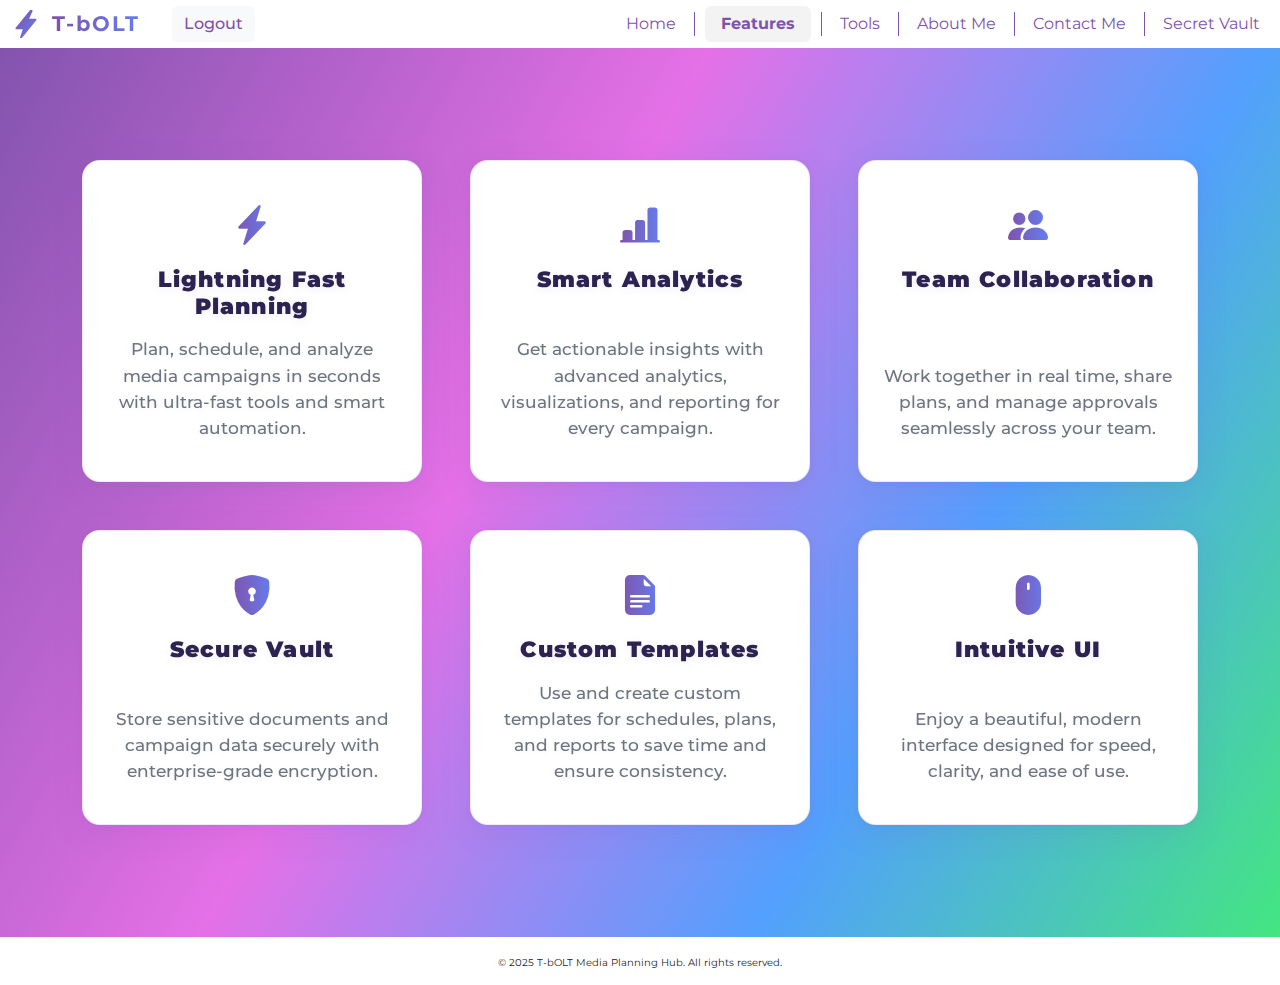
<file: features.html>
<!DOCTYPE html>
<html lang="en">
<head>
  <meta charset="UTF-8">
  <meta name="viewport" content="width=device-width, initial-scale=1.0">
  <title>T-bOLT Media Planning Hub</title>
  <link rel="stylesheet" href="https://cdn.jsdelivr.net/npm/bootstrap@5.3.0/dist/css/bootstrap.min.css">
  <link href="https://fonts.googleapis.com/css2?family=Montserrat:wght@400;500;700&display=swap" rel="stylesheet">
  <link rel="stylesheet" href="css/style.css">
  <link rel="stylesheet" href="https://cdn.jsdelivr.net/npm/bootstrap-icons@1.10.5/font/bootstrap-icons.css">
  <style>
    html, body, * {
      font-family: 'Montserrat', sans-serif !important;
    }
    body {
      background: linear-gradient(120deg, #7f53ac 0%, #e570e7 40%, #53a0fd 70%, #43e97b 100%),
                  url('https://www.toptal.com/designers/subtlepatterns/patterns/memphis-mini.png');
      min-height: 100vh;
    }
    .glass-card, .feature-card {
      background: #fff;
      border-radius: 18px;
      box-shadow: 0 8px 32px 0 rgba(127,83,172,0.12), 0 1.5px 6px 0 rgba(100,125,222,0.08);
      backdrop-filter: blur(8px);
      border: 1.5px solid rgba(127,83,172,0.12);
      transition: transform 0.18s cubic-bezier(.4,2,.3,1), box-shadow 0.18s;
      padding: 2.2rem 1.5rem 1.5rem 1.5rem;
      position: relative;
      min-height: 270px;
      height: 100%;
      width: 100%;
      max-width: 420px;
      margin-left: auto;
      margin-right: auto;
      display: flex;
      flex-direction: column;
      align-items: stretch;
      justify-content: flex-start;
    }
    .glass-card:hover, .feature-card:hover {
      transform: translateY(-6px) scale(1.03);
      box-shadow: 0 16px 40px 0 rgba(127,83,172,0.18), 0 3px 12px 0 rgba(100,125,222,0.12);
      border-color: #7f53ac33;
    }
    .feature-icon {
      font-size: 2.5rem;
      background: linear-gradient(90deg, #7f53ac 0%, #647dee 100%);
      -webkit-background-clip: text;
      background-clip: text;
      color: transparent;
      -webkit-text-fill-color: transparent;
      display: flex;
      align-items: center;
      justify-content: center;
      margin-bottom: 0.5rem;
      text-align: center;
    }
    .card-title {
      font-size: 1.38rem;
      font-weight: 900;
      letter-spacing: 1.2px;
      color: #2d2350;
      text-shadow: 0 2px 8px rgba(127,83,172,0.10);
      display: flex;
      align-items: center;
      justify-content: center;
      text-align: center;
      margin-bottom: 0.7rem;
    }
    .feature-desc {
      font-size: 1.09rem;
      color: #3a2e5c;
      font-weight: 500;
      margin-bottom: 1.2rem;
      display: block;
      text-align: center;
      text-shadow: 0 1px 4px rgba(127,83,172,0.09);
    }
    @media (max-width: 767px) {
      .glass-card, .feature-card {
        min-height: 220px;
        padding: 1.5rem 1rem 1rem 1rem;
      }
      .feature-icon {
        font-size: 2rem;
      }
    }
  </style>
</head>
<body style="font-family: 'Montserrat', sans-serif; min-height:100vh;">
  <nav class="navbar navbar-expand-lg navbar-dark" style="background: #fff; height:48px; z-index:1040;">
    <div class="container-fluid">
      <a class="navbar-brand d-flex align-items-center gap-2 brand-gradient-hover" href="index.html">
        <svg id="logoSVG" xmlns="http://www.w3.org/2000/svg" width="28" height="28" style="vertical-align:middle; margin-right:4px;" viewBox="0 0 16 16">
          <defs>
            <linearGradient id="logoGradientPurple" x1="0" y1="0" x2="1" y2="1">
              <stop offset="0%" stop-color="#7f53ac"/>
              <stop offset="100%" stop-color="#647dee"/>
            </linearGradient>
            <linearGradient id="logoGradientYellow" x1="0" y1="0" x2="1" y2="1">
              <stop offset="0%" stop-color="#ffe259"/>
              <stop offset="100%" stop-color="#ffa751"/>
            </linearGradient>
          </defs>
          <path id="logoPath" d="M11.251 0a.5.5 0 0 1 .471.669L9.825 5H13.5a.5.5 0 0 1 .39.812l-8.5 10.5c-.345.426-.985-.021-.81-.53L6.175 11H2.5a.5.5 0 0 1-.39-.812l8.5-10.5A.5.5 0 0 1 11.251 0z" fill="url(#logoGradientPurple)"/>
        </svg>
        <span class="fw-bold brand-gradient-text" style="font-size:1.3rem; letter-spacing:2px; background: linear-gradient(90deg, #7f53ac 0%, #647dee 100%); -webkit-background-clip: text; background-clip: text; color: transparent; -webkit-text-fill-color: transparent; display: inline-block;">T-bOLT</span>
      </a>
      <button class="btn btn-light ms-3" id="logoutBtn" style="font-weight:500; border:none; border-radius:6px; color:#7f53ac !important;">Logout</button>
      <button class="navbar-toggler" type="button" data-bs-toggle="collapse" data-bs-target="#navbarNav" aria-controls="navbarNav" aria-expanded="false" aria-label="Toggle navigation">
        <span class="navbar-toggler-icon"></span>
      </button>
      <div class="collapse navbar-collapse" id="navbarNav">
        <ul class="navbar-nav ms-auto align-items-center">
          <li class="nav-item"><a class="nav-link" href="index.html" style="color:#7f53ac; font-weight:400;">Home</a></li>
          <li style="height:32px; display:flex; align-items:center;"><span style="border-left:1.5px solid #7f53ac; height:24px; margin:0 10px;"></span></li>
          <li class="nav-item"><a class="nav-link active" href="features.html" style="background:#f3f3f3; color:#7f53ac; font-weight:700; border-radius:6px; padding:6px 16px;">Features</a></li>
          <li style="height:32px; display:flex; align-items:center;"><span style="border-left:1.5px solid #7f53ac; height:24px; margin:0 10px;"></span></li>
          <li class="nav-item"><a class="nav-link" href="tools.html" style="color:#7f53ac; font-weight:400;">Tools</a></li>
          <li style="height:32px; display:flex; align-items:center;"><span style="border-left:1.5px solid #7f53ac; height:24px; margin:0 10px;"></span></li>
          <li class="nav-item"><a class="nav-link" href="about.html" style="color:#7f53ac; font-weight:400;">About Me</a></li>
          <li style="height:32px; display:flex; align-items:center;"><span style="border-left:1.5px solid #7f53ac; height:24px; margin:0 10px;"></span></li>
          <li class="nav-item"><a class="nav-link" href="contact.html" style="color:#7f53ac; font-weight:400;">Contact Me</a></li>
          <li style="height:32px; display:flex; align-items:center;"><span style="border-left:1.5px solid #7f53ac; height:24px; margin:0 10px;"></span></li>
          <li class="nav-item"><a class="nav-link" href="vault.html" style="color:#7f53ac; font-weight:400;">Secret Vault</a></li>
        </ul>
      </div>
    </div>
  </nav>
  <main class="main-content" style="padding-top:64px; padding-bottom:64px; margin:0;">
    <div class="container py-5">
      <div class="row row-cols-1 row-cols-md-2 row-cols-lg-3 g-5">
        <!-- Feature Card: Fast Planning -->
        <div class="col d-flex align-items-stretch">
          <div class="feature-card glass-card w-100 d-flex flex-column justify-content-between text-decoration-none" style="cursor:default;">
            <div class="d-flex flex-column align-items-center justify-content-center" style="gap:0.2rem; margin-bottom:0.5rem;">
              <div class="feature-icon mb-2"><i class="bi bi-lightning-charge-fill"></i></div>
              <h5 class="card-title mb-2">Lightning Fast Planning</h5>
            </div>
            <p class="feature-desc mb-3 text-secondary">Plan, schedule, and analyze media campaigns in seconds with ultra-fast tools and smart automation.</p>
          </div>
        </div>
        <!-- Feature Card: Smart Analytics -->
        <div class="col d-flex align-items-stretch">
          <div class="feature-card glass-card w-100 d-flex flex-column justify-content-between text-decoration-none" style="cursor:default;">
            <div class="d-flex flex-column align-items-center justify-content-center" style="gap:0.2rem; margin-bottom:0.5rem;">
              <div class="feature-icon mb-2"><i class="bi bi-bar-chart-line-fill"></i></div>
              <h5 class="card-title mb-2">Smart Analytics</h5>
            </div>
            <p class="feature-desc mb-3 text-secondary">Get actionable insights with advanced analytics, visualizations, and reporting for every campaign.</p>
          </div>
        </div>
        <!-- Feature Card: Collaboration -->
        <div class="col d-flex align-items-stretch">
          <div class="feature-card glass-card w-100 d-flex flex-column justify-content-between text-decoration-none" style="cursor:default;">
            <div class="d-flex flex-column align-items-center justify-content-center" style="gap:0.2rem; margin-bottom:0.5rem;">
              <div class="feature-icon mb-2"><i class="bi bi-people-fill"></i></div>
              <h5 class="card-title mb-2">Team Collaboration</h5>
            </div>
            <p class="feature-desc mb-3 text-secondary">Work together in real time, share plans, and manage approvals seamlessly across your team.</p>
          </div>
        </div>
        <!-- Feature Card: Secure Vault -->
        <div class="col d-flex align-items-stretch">
          <div class="feature-card glass-card w-100 d-flex flex-column justify-content-between text-decoration-none" style="cursor:default;">
            <div class="d-flex flex-column align-items-center justify-content-center" style="gap:0.2rem; margin-bottom:0.5rem;">
              <div class="feature-icon mb-2"><i class="bi bi-shield-lock-fill"></i></div>
              <h5 class="card-title mb-2">Secure Vault</h5>
            </div>
            <p class="feature-desc mb-3 text-secondary">Store sensitive documents and campaign data securely with enterprise-grade encryption.</p>
          </div>
        </div>
        <!-- Feature Card: Custom Templates -->
        <div class="col d-flex align-items-stretch">
          <div class="feature-card glass-card w-100 d-flex flex-column justify-content-between text-decoration-none" style="cursor:default;">
            <div class="d-flex flex-column align-items-center justify-content-center" style="gap:0.2rem; margin-bottom:0.5rem;">
              <div class="feature-icon mb-2"><i class="bi bi-file-earmark-text-fill"></i></div>
              <h5 class="card-title mb-2">Custom Templates</h5>
            </div>
            <p class="feature-desc mb-3 text-secondary">Use and create custom templates for schedules, plans, and reports to save time and ensure consistency.</p>
          </div>
        </div>
        <!-- Feature Card: Intuitive UI -->
        <div class="col d-flex align-items-stretch">
          <div class="feature-card glass-card w-100 d-flex flex-column justify-content-between text-decoration-none" style="cursor:default;">
            <div class="d-flex flex-column align-items-center justify-content-center" style="gap:0.2rem; margin-bottom:0.5rem;">
              <div class="feature-icon mb-2"><i class="bi bi-mouse-fill"></i></div>
              <h5 class="card-title mb-2">Intuitive UI</h5>
            </div>
            <p class="feature-desc mb-3 text-secondary">Enjoy a beautiful, modern interface designed for speed, clarity, and ease of use.</p>
          </div>
        </div>
      </div>
    </div>
  </main>
  <footer class="text-white text-center" style="background: #fff; width:100%; height:48px; display:flex; align-items:center; left: 0; bottom: 0; z-index:1040;">
    <div class="container-fluid">
      <span class="footer-text text-dark" style="font-size:10px; padding-top:2px; display:inline-block;">&copy; 2025 T-bOLT Media Planning Hub. All rights reserved.</span>
    </div>
  </footer>
  <script src="https://cdn.jsdelivr.net/npm/bootstrap@5.3.0/dist/js/bootstrap.bundle.min.js"></script>
  <script>
    // Brand logo gradient hover effect (only logo changes)
    document.addEventListener('DOMContentLoaded', function() {
      var brand = document.querySelector('.brand-gradient-hover');
      var logoPath = document.getElementById('logoPath');
      brand.addEventListener('mouseenter', function() {
        logoPath.setAttribute('fill', 'url(#logoGradientYellow)');
      });
      brand.addEventListener('mouseleave', function() {
        logoPath.setAttribute('fill', 'url(#logoGradientPurple)');
      });
    });
    document.getElementById('logoutBtn').onclick = function() {
      window.location.href = 'login.html';
    };
  </script>
</body>
</html>
</file>
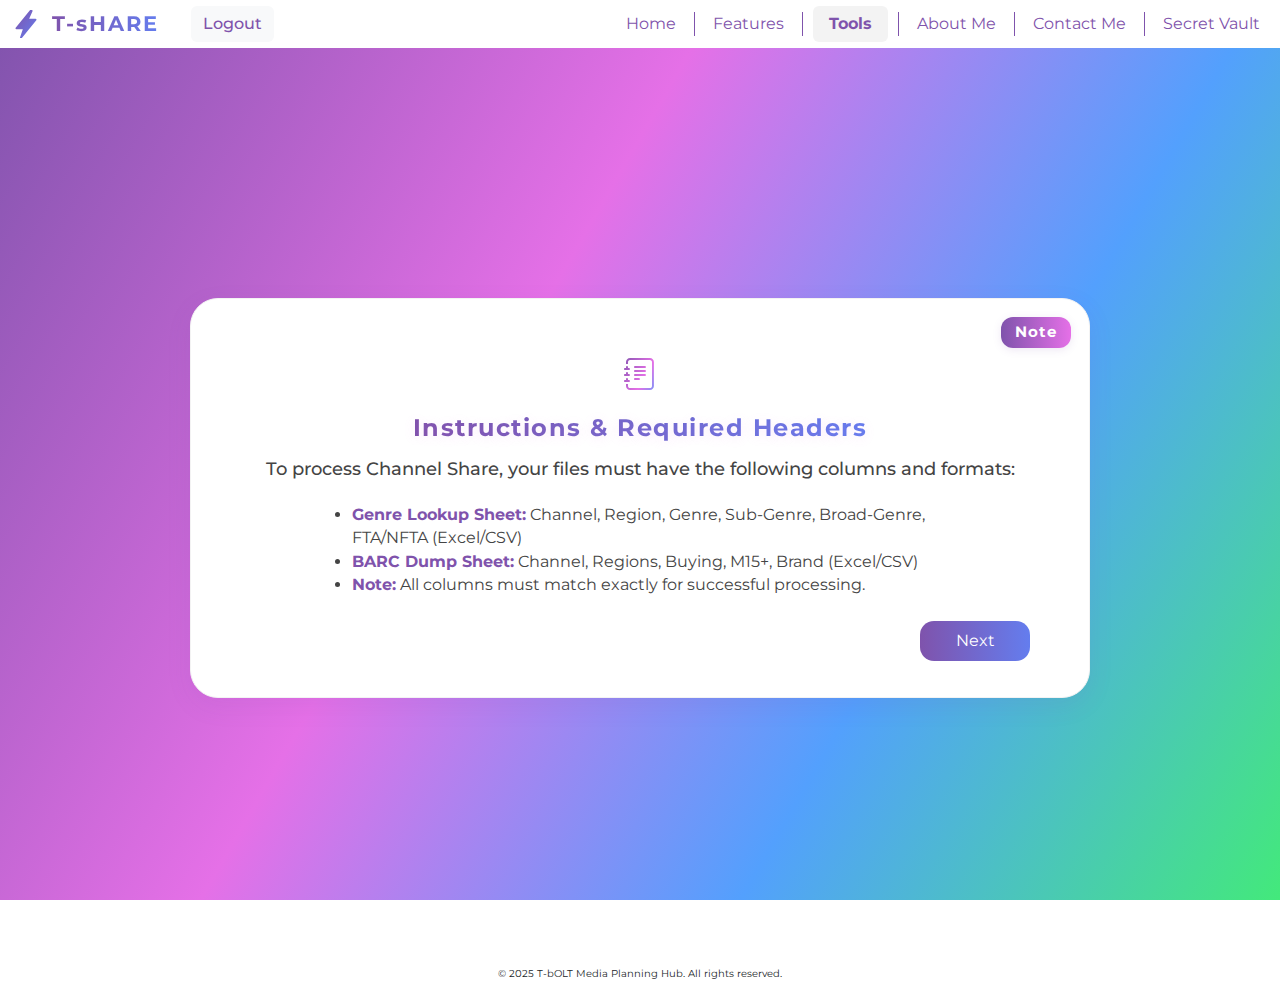
<file: T-sHARE.html>
<!DOCTYPE html>
<html lang="en">
<head>
  <meta charset="UTF-8">
  <meta name="viewport" content="width=device-width, initial-scale=1.0">
  <title>T-bOLT | Media Planning Hub</title>
  <link rel="stylesheet" href="https://cdn.jsdelivr.net/npm/bootstrap@5.3.0/dist/css/bootstrap.min.css">
  <link rel="stylesheet" href="css/style.css">
  <link rel="stylesheet" href="https://cdn.jsdelivr.net/npm/bootstrap-icons@1.10.5/font/bootstrap-icons.css">
  <link href="https://fonts.googleapis.com/css2?family=Montserrat:wght@400;500;700&display=swap" rel="stylesheet">
  <style>
    .fixed-chart-container {
      width: 100%;
      max-width: 340px;
      height: 220px;
      margin: 0 auto;
      display: flex;
      align-items: center;
      justify-content: center;
      background: #fff;
      border-radius: 12px;
      box-shadow: 0 2px 8px #7f53ac22;
      padding: 8px;
    }
    html, body, * {
      font-family: 'Montserrat', sans-serif !important;
    }
    body {
      background: linear-gradient(120deg, #7f53ac 0%, #e570e7 40%, #53a0fd 70%, #43e97b 100%),
                  url('https://www.toptal.com/designers/subtlepatterns/patterns/memphis-mini.png');
      background-size: cover, auto;
      background-repeat: no-repeat, repeat;
      background-attachment: fixed;
      min-height: 100vh;
    }
    .glass-card, .tool-card {
      background: #fff !important;
      border-radius: 28px;
      box-shadow: 0 8px 24px 0 rgba(127,83,172,0.10);
      border: 1.5px solid #f3f3f3;
      position: relative;
        document.getElementById('workflowCard').innerHTML = `
          <span class='step-indicator' style='${card.indicatorStyle}'>${card.step}</span>
          <span style='font-size:2rem; background:linear-gradient(120deg,#7f53ac 0%,#e570e7 60%,#53a0fd 100%); -webkit-background-clip:text; background-clip:text; color:transparent; -webkit-text-fill-color:transparent; display:inline-block; margin:0 auto 0.7rem auto;'>${card.icon}</span>
          <div class='card-title'>${card.title}</div>
          <div class='tool-desc'>${card.desc}</div>
          ${card.list}
          ${card.extra}
        `;
      justify-content: center;
      box-sizing: border-box;
      padding: 2.2rem 2.2rem 1.2rem 2.2rem;
      overflow: visible;
      transition: box-shadow 0.18s, transform 0.18s, border 0.18s;
      text-align: center;
    }
    @media (max-width: 767px) {
      .glass-card, .tool-card {
        width: 98vw;
        min-width: 98vw;
        max-width: 98vw;
        height: auto;
        min-height: 320px;
        max-height: none;
        padding: 1.2rem 0.7rem 0.7rem 0.7rem;
      }
    }
    .glass-card::before, .tool-card::before {
      display: none !important;
    }
    .glass-card:hover, .tool-card:hover {
      transform: translateY(-6px) scale(1.03);
      box-shadow: 0 16px 40px 0 rgba(127,83,172,0.12);
      border: 1.5px solid #eaeaea;
    }
    .tool-icon {
      font-size: 2.7rem;
      background: linear-gradient(120deg, #7f53ac 0%, #e570e7 60%, #53a0fd 100%);
      -webkit-background-clip: text;
      background-clip: text;
      color: transparent;
      -webkit-text-fill-color: transparent;
      display: inline-block;
      margin-bottom: 0.7rem;
      filter: drop-shadow(0 2px 8px #e570e7aa);
      border-radius: 50%;
      background-color: #f3f3f3;
      padding: 0.5rem;
      box-shadow: 0 2px 8px #7f53ac22;
      position: relative;
      z-index: 1;
    }
    .step-indicator {
      position: absolute;
      top: 18px;
      right: 18px;
      background: linear-gradient(90deg,#7f53ac,#53a0fd);
      color: #fff;
      font-size: 0.95rem;
      font-weight: 700;
      border-radius: 12px;
      padding: 4px 14px;
      box-shadow: 0 2px 8px #7f53ac22;
      z-index: 2;
      letter-spacing: 1px;
    }
    .card-title {
      font-size: 1.5rem;
      font-weight: 700;
      letter-spacing: 1.5px;
      background: linear-gradient(90deg, #7f53ac 0%, #647dee 100%);
      -webkit-background-clip: text;
      background-clip: text;
      color: transparent;
      -webkit-text-fill-color: transparent;
      display: inline-block;
      text-shadow: 0 2px 12px #e570e722;
      margin-bottom: 0.5rem;
    }
    .tool-desc {
      font-size: 1.15rem;
      color: #444;
      font-weight: 500;
      margin-bottom: 1.2rem;
      display: inline-block;
      line-height: 1.6;
    }
    .card-scroll-row {
      display: flex;
      flex-wrap: nowrap;
      overflow-x: auto;
      overflow-y: hidden;
      scroll-snap-type: x mandatory;
      -webkit-overflow-scrolling: touch;
      gap: 1.5rem;
      padding-bottom: 8px;
      scrollbar-width: thin;
      scrollbar-color: #7f53ac #e570e7;
      background: linear-gradient(90deg, #f3f3f3 0%, #e570e7 100%);
      border-radius: 18px;
      box-shadow: 0 2px 12px 0 #7f53ac22;
      transition: box-shadow 0.18s;
    }
    .card-scroll-row::-webkit-scrollbar {
      height: 8px;
      background: #e570e7;
      border-radius: 8px;
    }
    .card-scroll-row::-webkit-scrollbar-thumb {
      background: linear-gradient(90deg, #7f53ac 0%, #53a0fd 100%);
      border-radius: 8px;
    }
    .card-scroll-row::-webkit-scrollbar-track {
      background: #f3f3f3;
      border-radius: 8px;
    }
    @media (max-width: 767px) {
      .glass-card, .tool-card {
        min-height: 220px;
        padding: 1.5rem 1rem 1rem 1rem;
      }
      .tool-icon {
        font-size: 2rem;
      }
      .card-scroll-row {
        gap: 1rem;
        padding-bottom: 4px;
      }
    }
  </style>
</head>
<body>
  <nav class="navbar navbar-expand-lg navbar-dark" style="background: #fff; height:48px; z-index:1040;">
    <div class="container-fluid">
      <a class="navbar-brand d-flex align-items-center gap-2 brand-gradient-hover" href="index.html">
        <svg id="logoSVG" xmlns="http://www.w3.org/2000/svg" width="28" height="28" style="vertical-align:middle; margin-right:4px;" viewBox="0 0 16 16">
          <defs>
            <linearGradient id="logoGradientPurple" x1="0" y1="0" x2="1" y2="1">
              <stop offset="0%" stop-color="#7f53ac"/>
              <stop offset="100%" stop-color="#647dee"/>
            </linearGradient>
            <linearGradient id="logoGradientYellow" x1="0" y1="0" x2="1" y2="1">
              <stop offset="0%" stop-color="#ffe259"/>
              <stop offset="100%" stop-color="#ffa751"/>
            </linearGradient>
          </defs>
          <path id="logoPath" d="M11.251 0a.5.5 0 0 1 .471.669L9.825 5H13.5a.5.5 0 0 1 .39.812l-8.5 10.5c-.345.426-.985-.021-.81-.53L6.175 11H2.5a.5.5 0 0 1-.39-.812l8.5-10.5A.5.5 0 0 1 11.251 0z" fill="url(#logoGradientPurple)"/>
        </svg>
        <span class="fw-bold brand-gradient-text" style="font-size:1.3rem; letter-spacing:2px; background: linear-gradient(90deg, #7f53ac 0%, #647dee 100%); -webkit-background-clip: text; background-clip: text; color: transparent; -webkit-text-fill-color: transparent; display: inline-block;">T-sHARE</span>
      </a>
      <button class="btn btn-light ms-3" id="logoutBtn" style="font-weight:500; border:none; border-radius:6px; color:#7f53ac !important;">Logout</button>
      <button class="navbar-toggler" type="button" data-bs-toggle="collapse" data-bs-target="#navbarNav" aria-controls="navbarNav" aria-expanded="false" aria-label="Toggle navigation">
        <span class="navbar-toggler-icon"></span>
      </button>
      <div class="collapse navbar-collapse" id="navbarNav">
        <ul class="navbar-nav ms-auto align-items-center">
          <li class="nav-item"><a class="nav-link" href="index.html" style="color:#7f53ac; font-weight:400;">Home</a></li>
          <li style="height:32px; display:flex; align-items:center;"><span style="border-left:1.5px solid #7f53ac; height:24px; margin:0 10px;"></span></li>
          <li class="nav-item"><a class="nav-link" href="features.html" style="color:#7f53ac; font-weight:400;">Features</a></li>
          <li style="height:32px; display:flex; align-items:center;"><span style="border-left:1.5px solid #7f53ac; height:24px; margin:0 10px;"></span></li>
          <li class="nav-item"><a class="nav-link active" href="tools.html" style="background:#f3f3f3; color:#7f53ac; font-weight:700; border-radius:6px; padding:6px 16px;">Tools</a></li>
          <li style="height:32px; display:flex; align-items:center;"><span style="border-left:1.5px solid #7f53ac; height:24px; margin:0 10px;"></span></li>
          <li class="nav-item"><a class="nav-link" href="about.html" style="color:#7f53ac; font-weight:400;">About Me</a></li>
          <li style="height:32px; display:flex; align-items:center;"><span style="border-left:1.5px solid #7f53ac; height:24px; margin:0 10px;"></span></li>
          <li class="nav-item"><a class="nav-link" href="contact.html" style="color:#7f53ac; font-weight:400;">Contact Me</a></li>
          <li style="height:32px; display:flex; align-items:center;"><span style="border-left:1.5px solid #7f53ac; height:24px; margin:0 10px;"></span></li>
          <li class="nav-item"><a class="nav-link" href="vault.html" style="color:#7f53ac; font-weight:400;">Secret Vault</a></li>
        </ul>
      </div>
    </div>
  </nav>
  <main class="container-fluid" style="padding:0; margin:0; min-height:calc(100vh - 96px); display:flex; align-items:center; justify-content:center;">
    <div class="d-flex justify-content-center align-items-center w-100" style="height:100vh; min-height:0;">
      <div id="workflowCard" class="tool-card" style="background:#fff; width:900px; height:400px; max-width:98vw; max-height:400px; display:flex; flex-direction:column; align-items:center; justify-content:center; position:relative; text-align:center;">
        <!-- Card content will be injected by JS -->
      </div>
    </div>
    <script>
      const cards = [
        {
          step: 'Note',
          indicatorStyle: 'background:linear-gradient(90deg,#7f53ac,#e570e7);',
          icon: '<i class="bi bi-journal-text"></i>',
          iconStyle: 'background-color:#f3f3f3; color:#7f53ac;',
          title: 'Instructions & Required Headers',
          desc: 'To process Channel Share, your files must have the following columns and formats:',
          list: `<ul style='font-size:0.98rem; color:#444; text-align:left; margin:0 auto; max-width:600px; padding:0 12px;'>
            <li><b style='color:#7f53ac;'>Genre Lookup Sheet:</b> Channel, Region, Genre, Sub-Genre, Broad-Genre, FTA/NFTA (Excel/CSV)</li>
            <li><b style='color:#7f53ac;'>BARC Dump Sheet:</b> Channel, Regions, Buying, M15+, Brand (Excel/CSV)</li>
            <li><b style='color:#7f53ac;'>Note:</b> All columns must match exactly for successful processing.</li>
          </ul>`,
          extra: `<div class='d-flex justify-content-between align-items-center mt-4 px-4' style='width:100%;'>
            <span style='flex:1; text-align:left;'> </span>
            <span style='flex:1; text-align:right;'><button id='nextBtn' class='btn btn-primary' style='background:linear-gradient(90deg,#7f53ac,#647dee);border:none; padding:0.5rem 2.2rem; border-radius:14px;'>Next</button></span>
          </div>`,
          buttons: '',
        },
        {
          step: 'Step 1',
          indicatorStyle: '',
          icon: '<i class="bi bi-file-earmark-arrow-up"></i>',
          iconStyle: 'background-color:#e570e7; color:#fff;',
          title: 'Upload Genre Lookup',
          desc: `<span style='font-size:0.96rem; color:#444;'>Upload your <b>Genre Lookup</b> file (Excel/CSV). <br>Make sure you <b>rename the headers exactly as below</b> (case and spacing must match):</span>
          <span style='font-size:0.92rem; color:#7f53ac; margin:8px 0 0 0; display:inline-block;'>Channel, Region, Genre, Sub-Genre, Broad-Genre, FTA/NFTA</span>`,
          list: `<div class='d-flex flex-column align-items-center justify-content-center w-100' style='gap:10px;'>
            <div id='genreUploadArea' class='border border-2 border-dashed mb-2 mx-auto d-flex flex-column align-items-center justify-content-center upload-area-btn' style='background:#f8f8ff; width:100%; max-width:320px; min-height:90px; padding:12px 12px 8px 12px; border-radius:14px; cursor:pointer; transition:background 0.18s;'>
              <input type='file' id='genreFileInput' accept='.xlsx,.csv' style='display:none;'>
              <span class='form-label mb-1' style='font-size:0.90rem; color:#7f53ac; font-weight:500;'>Click or drag to upload</span>
              <span id='genreFileName' class='text-secondary mb-1' style='font-size:0.86rem; text-align:center;'></span>
              <span class='text-muted' style='font-size:0.78rem; text-align:center;'>Excel/CSV only</span>
            </div>
            <div class='btn-group w-100 justify-content-center' role='group' aria-label='Step 1 Actions' style='gap:12px;'>
              <button id='prevBtn' class='btn btn-outline-secondary' style='padding:0.5rem 1.2rem; font-size:0.96rem; border-radius:14px;'>Previous</button>
              <button id='processGenreBtn' class='btn btn-warning' style='background:#ffc107;border:none; padding:0.5rem 1.2rem; font-size:0.96rem; color:#fff; border-radius:14px;'>Process</button>
              <button id='nextBtn' class='btn btn-primary' style='background:linear-gradient(90deg,#7f53ac,#647dee);border:none; padding:0.5rem 1.2rem; font-size:0.96rem; border-radius:14px;'>Next</button>
            </div>
          </div>`,
          extra: '',
        },
        {
          step: 'Step 2',
          indicatorStyle: '',
          icon: '<i class="bi bi-file-earmark-bar-graph"></i>',
          iconStyle: 'background-color:#53a0fd; color:#fff;',
          title: 'Upload BARC Dump',
          desc: `<span style='font-size:0.96rem; color:#444;'>Upload your <b>BARC Dump</b> file (Excel/CSV). <br>Make sure you <b>rename the headers exactly as below</b> (case and spacing must match):</span>
          <span style='font-size:0.92rem; color:#7f53ac; margin:8px 0 0 0; display:inline-block;'>Channel, Regions, Buying, M15+, Brand</span>`,
          list: `<div class='d-flex flex-column align-items-center justify-content-center w-100' style='gap:10px;'>
            <div id='barcUploadArea' class='border border-2 border-dashed mb-2 mx-auto d-flex flex-column align-items-center justify-content-center upload-area-btn' style='background:#f8f8ff; width:100%; max-width:320px; min-height:90px; padding:12px 12px 8px 12px; border-radius:14px; cursor:pointer; transition:background 0.18s;'>
              <span class='form-label mb-1' style='font-size:0.90rem; color:#7f53ac; font-weight:500;'>Click or drag to upload</span>
              <span id='barcFileName' class='text-secondary mb-1' style='font-size:0.86rem; text-align:center;'></span>
              <span class='text-muted' style='font-size:0.78rem; text-align:center;'>Excel/CSV only</span>
            </div>
            <div class='btn-group w-100 justify-content-center' role='group' aria-label='Step 2 Actions' style='gap:12px;'>
              <button id='prevBtn' class='btn btn-outline-secondary' style='padding:0.5rem 1.2rem; font-size:0.96rem; border-radius:14px;'>Previous</button>
              <button id='processBarcBtn' class='btn btn-warning' style='background:#ffc107;border:none; padding:0.5rem 1.2rem; font-size:0.96rem; color:#fff; border-radius:14px;'>Process</button>
              <button id='nextBtn' class='btn btn-primary' style='background:linear-gradient(90deg,#7f53ac,#647dee);border:none; padding:0.5rem 1.2rem; font-size:0.96rem; border-radius:14px;'>Next</button>
            </div>
          </div>`,
          extra: ``,
        },
        {
          step: 'Step 3',
          indicatorStyle: '',
          icon: '<i class="bi bi-list-check"></i>',
          iconStyle: 'background-color:#43e97b; color:#fff;',
          title: 'Required Columns',
          desc: `<span style='font-size:0.98rem; color:#444;'>Select which additional columns from Genre Lookup you want to add to the final output. <br>BARC Dump columns will remain as is; selected columns will be appended to each row in the output file.</span>`,
          list: `<form id='outputColumnsForm' class='d-flex flex-row flex-wrap justify-content-center align-items-center' style='gap:18px; margin-top:18px;'>
            <div class='form-check'>
              <input class='form-check-input' type='checkbox' value='Genre' id='colGenre' checked>
              <label class='form-check-label' for='colGenre' style='font-size:0.98rem; color:#7f53ac;'>Genre</label>
            </div>
            <div class='form-check'>
              <input class='form-check-input' type='checkbox' value='Sub-Genre' id='colSubGenre' checked>
              <label class='form-check-label' for='colSubGenre' style='font-size:0.98rem; color:#7f53ac;'>Sub-Genre</label>
            </div>
            <div class='form-check'>
              <input class='form-check-input' type='checkbox' value='Region' id='colRegion' checked>
              <label class='form-check-label' for='colRegion' style='font-size:0.98rem; color:#7f53ac;'>Region</label>
            </div>
            <div class='form-check'>
              <input class='form-check-input' type='checkbox' value='Broad-Genre' id='colBroadGenre' checked>
              <label class='form-check-label' for='colBroadGenre' style='font-size:0.98rem; color:#7f53ac;'>Broad-Genre</label>
            </div>
            <div class='form-check'>
              <input class='form-check-input' type='checkbox' value='FTA/NFTA' id='colFtaNfta' checked>
              <label class='form-check-label' for='colFtaNfta' style='font-size:0.98rem; color:#7f53ac;'>FTA/NFTA</label>
            </div>
          </form>`,
          extra: `<div class='d-flex justify-content-between align-items-center mt-4 px-4' style='width:100%;'>
            <span style='flex:1; text-align:left;'><button id='prevBtn' class='btn btn-outline-secondary' style='padding:0.5rem 2.2rem; border-radius:14px;'>Previous</button></span>
            <span style='flex:1; text-align:right;'><button id='nextBtn' class='btn btn-primary' style='background:linear-gradient(90deg,#7f53ac,#647dee);border:none; padding:0.5rem 2.2rem; border-radius:14px;'>Next</button></span>
          </div>`,
        },
        {
          step: 'Step 4',
          indicatorStyle: '',
          icon: '<i class="bi bi-bar-chart-steps"></i>',
          iconStyle: 'background-color:#ffe259; color:#7f53ac;',
          title: 'Download & View Dashboard',
          desc: 'After processing, download the <b>Channel Share</b> output and view the dashboard for insights.',
          list: '',
          extra: `<div class='btn-group w-100 justify-content-center' role='group' aria-label='Step 4 Actions' style='gap:12px; margin-top:18px;'>
            <button id='prevBtn' class='btn btn-outline-secondary step4-btn' style='width:180px; border-radius:14px; padding:0.5rem 1.2rem; font-size:0.96rem;'>Previous</button>
            <button id='downloadBtn' class='btn btn-success step4-btn' style='width:180px; border-radius:14px; background:linear-gradient(90deg,#ff9800,#ff5e62);border:none; padding:0.5rem 1.2rem; font-size:0.96rem; color:#fff;'>Download Channel Share</button>
            <button id='dashboardBtn' class='btn btn-primary step4-btn' style='width:180px; border-radius:14px; background:linear-gradient(90deg,#7f53ac,#647dee);border:none; padding:0.5rem 1.2rem; font-size:0.96rem; color:#fff;'>View Dashboard</button>
          </div>`,
        }
      ];
let current = 0;
let selectedFile = null;
function renderCard(idx) {
        // Step 4: Download logic and dashboard button
        if(idx === 4) {
          setTimeout(() => {
            const downloadBtn = document.getElementById('downloadBtn');
            if(downloadBtn) {
              downloadBtn.onclick = function() {
                // ...existing download logic...
                function runDownload() {
                  const selectedCols = window.selectedGenreCols || ['Genre','Sub-Genre','Region','Broad-Genre','FTA/NFTA'];
                  if(!window.genreLookupData || !window.barcDumpData) {
                    downloadBtn.textContent = 'Error - Please process both files';
                    downloadBtn.className = 'btn btn-danger';
                    downloadBtn.style.background = '#dc3545';
                    downloadBtn.style.color = '#fff';
                    setTimeout(() => {
                      downloadBtn.textContent = 'Download Channel Share';
                      downloadBtn.className = 'btn btn-success';
                      downloadBtn.style.background = 'linear-gradient(90deg,#43e97b,#53a0fd)';
                      downloadBtn.style.color = '#fff';
                    }, 1800);
                    return;
                  }
                  const genreMap = {};
                  window.genreLookupData.forEach(row => {
                    const key = (row.Channel || '').trim().toLowerCase();
                    genreMap[key] = row;
                  });
                  const regionGroups = {};
                  window.barcDumpData.forEach(row => {
                    const channelVal = (row.Channel || '').trim().toLowerCase();
                    const brandVal = (row.Brand || '').trim().toLowerCase();
                    const regionsVal = (row.Regions || '').trim().toLowerCase();
                    if(channelVal === 'total' || brandVal === 'total' || regionsVal === 'total') return;
                    const region = (row.Regions || '').trim();
                    if(!regionGroups[region]) regionGroups[region] = [];
                    regionGroups[region].push(row);
                  });
                  const wb = XLSX.utils.book_new();
                  let sheetIdx = 1;
                  Object.keys(regionGroups).forEach(region => {
                    const headerOrder = ['Channel', ...selectedCols, 'Brand', 'Buying', 'M15+'];
                    const rows = regionGroups[region].map(barcRow => {
                      const channelKey = (barcRow.Channel || '').trim().toLowerCase();
                      const genreRow = genreMap[channelKey] || {};
                      const outRow = {};
                      outRow['Channel'] = (barcRow['Channel'] || '').trim();
                      selectedCols.forEach(col => {
                        outRow[col] = (genreRow[col] || '').trim();
                      });
                      ['Brand','Buying','M15+'].forEach(col => {
                        let val = (barcRow[col] || '').trim();
                        if(val === '') outRow[col] = '0.00';
                        else if(/^0+(\.0+)?$/.test(val)) outRow[col] = '0.00';
                        else if(!isNaN(val) && val !== '') outRow[col] = (parseFloat(val)).toFixed(2);
                        else outRow[col] = val;
                      });
                      return outRow;
                    });
                    rows.sort((a, b) => {
                      // Sort numerically in descending order for Brand, Buying, M15+
                      const brandA = parseFloat(a.Brand) || 0;
                      const brandB = parseFloat(b.Brand) || 0;
                      if (brandA !== brandB) return brandB - brandA;
                      const buyingA = parseFloat(a.Buying) || 0;
                      const buyingB = parseFloat(b.Buying) || 0;
                      if (buyingA !== buyingB) return buyingB - buyingA;
                      const m15A = parseFloat(a['M15+']) || 0;
                      const m15B = parseFloat(b['M15+']) || 0;
                      if (m15A !== m15B) return m15B - m15A;
                      // If all numeric values are equal, sort Channel alphabetically descending
                      return b.Channel.localeCompare(a.Channel);
                    });
                    const ws = XLSX.utils.json_to_sheet(rows, {header: headerOrder, raw: true});
                    let sheetName = region || ('Region_' + sheetIdx);
                    sheetName = sheetName.replace(/[^A-Za-z0-9_\- ]/g, '').substring(0, 31) || ('Region_' + sheetIdx);
                    XLSX.utils.book_append_sheet(wb, ws, sheetName);
                    sheetIdx++;
                  });
                  if(wb.SheetNames.length === 0) {
                    downloadBtn.textContent = 'Error - No output rows';
                    downloadBtn.className = 'btn btn-danger';
                    downloadBtn.style.background = '#dc3545';
                    downloadBtn.style.color = '#fff';
                    setTimeout(() => {
                      downloadBtn.textContent = 'Download Channel Share';
                      downloadBtn.className = 'btn btn-success';
                      downloadBtn.style.background = 'linear-gradient(90deg,#43e97b,#53a0fd)';
                      downloadBtn.style.color = '#fff';
                    }, 1800);
                    return;
                  }
                  XLSX.writeFile(wb, 'Channel_Share_Output.xlsx', {bookType: 'xlsx', cellDates: true});
                }
                if(typeof XLSX === 'undefined') {
                  const script = document.createElement('script');
                  script.src = 'https://cdn.jsdelivr.net/npm/xlsx@0.18.5/dist/xlsx.full.min.js';
                  script.onload = function() { setTimeout(runDownload, 100); };
                  document.body.appendChild(script);
                  return;
                }
                runDownload();
              };
            }
            // Dashboard button logic
            const dashboardBtn = document.getElementById('dashboardBtn');
            if(dashboardBtn) {
              // Add modal if not present
              if(!document.getElementById('dashboardModal')) {
                const modalDiv = document.createElement('div');
                modalDiv.id = 'dashboardModal';
                modalDiv.innerHTML = `
                  <div class="modal fade" tabindex="-1" id="dashboardModalDialog">
                    <div class="modal-dialog modal-lg modal-dialog-centered">
                      <div class="modal-content" style="border-radius:14px; background:#fff; box-shadow:0 2px 16px 0 #23252622;">
                        <div class="modal-header d-flex align-items-center justify-content-between" style="background:#fff; color:#232526; border-top-left-radius:14px; border-top-right-radius:14px; border-bottom:1px solid #f3f3f3;">
                          <h5 class="modal-title" style="font-weight:700; letter-spacing:1.2px; font-size:1.18rem;">T-sHARE Dashboard</h5>
                          <button type="button" class="btn" data-bs-dismiss="modal" aria-label="Close" style="border:none; background:none; padding:0; margin-left:8px;">
                            <span class="bi bi-x-lg" style="font-size:1.5rem; color:#dc3545;"></span>
                          </button>
                        </div>
                        <div class="modal-body" style="background:#fafbfc;">
                          <div class="row g-3 align-items-center mb-2" style="margin-bottom:0 !important;">
                            <div class="col-12 d-flex flex-row flex-wrap align-items-stretch justify-content-center" style="gap:32px; padding:0 32px;">
                              <div class="d-flex flex-column align-items-start justify-content-center card-region-top p-3" style="border-radius:14px; background:#fff; box-shadow:0 2px 8px 0 #23252611; min-width:260px; max-width:340px; border:1px solid #f3f3f3; padding:24px 32px; gap:12px; margin-bottom:12px;">
                                <label for="regionSelect" class="form-label mb-0" style="color:#232526; font-weight:600; margin-bottom:8px;">Select Region</label>
                                <select id="regionSelect" class="form-select" style="max-width:220px;"></select>
                              </div>
                              <div class="d-flex flex-column align-items-start justify-content-center card-top-channel p-3" style="border-radius:14px; background:#fff; box-shadow:0 2px 8px 0 #23252611; min-width:260px; max-width:340px; border:1px solid #f3f3f3; padding:24px 32px; gap:12px; margin-bottom:12px;">
                                <div class="fw-bold" style="color:#232526; font-size:1.05rem; margin-bottom:4px; letter-spacing:1px;">Top Channel</div>
                                <div id="topChannel" style="font-size:1.05rem; color:#0078d4; font-weight:700; margin-bottom:0;"></div>
                              </div>
                            </div>
                          </div>
                          <div class="row g-3 justify-content-center align-items-center" style="margin-top:-12px;">
                            <div class="col-12" style="padding-left:32px; padding-right:32px;">
                              <div class="fixed-chart-container" style="max-width:700px; height:320px; margin-bottom:16px; background:#fff; box-shadow:0 2px 8px #23252611; border:1px solid #f3f3f3; margin-left:auto; margin-right:auto;">
                                <canvas id="hBarChart"></canvas>
                              </div>
                              <h6 class="text-center mt-3 mb-0" style="font-weight:600; color:#232526; letter-spacing:1px; font-size:1rem;">Top 5 Channels</h6>
                            </div>
                          </div>
                        </div>
                      </div>
                    </div>
                  </div>
                `;
                document.body.appendChild(modalDiv);
              }
              dashboardBtn.onclick = function() {
                // Use processed data from uploads
                if (!window.barcDumpData || window.barcDumpData.length === 0) {
                  alert('Please process and upload both files before viewing dashboard.');
                  return;
                }
                // Group data by region, filter out 'total' rows
                const regionGroups = {};
                window.barcDumpData.forEach(row => {
                  const channelVal = (row.Channel || '').trim().toLowerCase();
                  const brandVal = (row.Brand || '').trim().toLowerCase();
                  const regionsVal = (row.Regions || '').trim().toLowerCase();
                  if(channelVal === 'total' || brandVal === 'total' || regionsVal === 'total') return;
                  const region = (row.Regions || '').trim();
                  if (!regionGroups[region]) regionGroups[region] = [];
                  regionGroups[region].push(row);
                });
                const regions = Object.keys(regionGroups);
                const regionSelect = document.getElementById('regionSelect');
                regionSelect.innerHTML = regions.map(r => `<option value="${r}">${r}</option>`).join('');
                const modal = new bootstrap.Modal(document.getElementById('dashboardModalDialog'));
                document.getElementById('dashboardModalDialog').addEventListener('hidden.bs.modal', function() {
                  if(window._dashboardChartObj) { window._dashboardChartObj.destroy(); window._dashboardChartObj = null; }
                  if(window._pieChartObj) { window._pieChartObj.destroy(); window._pieChartObj = null; }
                });
                modal.show();
                function renderChart(region) {
                  const rows = regionGroups[region] || [];
                  // Sort rows by Brand descending, then take top 5
                  const sortedRows = [...rows].sort((a, b) => (parseFloat(b.Brand) || 0) - (parseFloat(a.Brand) || 0));
                  const topRows = sortedRows.slice(0, 5);
                  let labels = topRows.map(row => row.Channel);
                  let brandData = topRows.map(row => parseFloat(row.Brand) || 0);
                  let buyingData = topRows.map(row => parseFloat(row.Buying) || 0);
                  let m15Data = topRows.map(row => parseFloat(row["M15+"]) || 0);
                  // Top channel card
                  const topIdx = 0;
                  const topRow = topRows[topIdx] || {};
                  document.getElementById('topChannel').innerHTML = labels[topIdx]
                    ? `<div style='font-weight:700; color:#0078d4; font-size:1.05rem; margin-bottom:2px;'>${labels[topIdx]}</div>
                       <div style='font-size:0.97rem; color:#232526; font-weight:500; margin-bottom:2px;'>Brand: <span style='color:#0078d4;'>${topRow.Brand}</span> &nbsp; Buying: <span style='color:#0078d4;'>${topRow.Buying}</span> &nbsp; M15+: <span style='color:#0078d4;'>${topRow["M15+"]}</span></div>`
                    : '-';
                  // Horizontal bar chart for Brand, Buying, M15+
                  const hBarEl = document.getElementById('hBarChart');
                  const hBarCtx = hBarEl.getContext('2d');
                  if(window._hBarChartObj) { window._hBarChartObj.destroy(); window._hBarChartObj = null; }
                  window._hBarChartObj = new Chart(hBarCtx, {
                    type: 'bar',
                    data: {
                      labels: labels,
                      datasets: [
                        { label: 'Brand', data: brandData, backgroundColor: '#0078d4' },
                        { label: 'Buying', data: buyingData, backgroundColor: '#00bfae' },
                        { label: 'M15+', data: m15Data, backgroundColor: '#f2c811' }
                      ]
                    },
                    options: {
                      indexAxis: 'y',
                      responsive: true,
                      plugins: {
                        legend: { position: 'top', labels: { font: { size: 13, family: 'Montserrat, Arial, sans-serif', weight: '600' }, color: '#232526' } },
                        title: { display: false }
                      },
                      scales: {
                        x: { beginAtZero: true, title: { display: true, text: 'Value' }, grid: { color: '#f3f3f3' }, ticks: { color: '#232526', stepSize: 1 } },
                        y: {
                          ticks: {
                            font: { size: 12, family: 'Montserrat, Arial, sans-serif', weight: '600' },
                            color: '#0078d4',
                            padding: 6
                          },
                          grid: { color: '#f3f3f3' }
                        }
                      },
                      maintainAspectRatio: false,
                      layout: { padding: 8 },
                    elements: {
                      bar: {
                        borderRadius: 4,
                        borderSkipped: false,
                        borderWidth: 0,
                        barThickness: 56
                      }
                    }
                    }
                  });
                }
                function ensureChartLoaded(callback) {
                  if(typeof Chart !== 'undefined') {
                    callback();
                  } else {
                    const script = document.createElement('script');
                    script.src = 'https://cdn.jsdelivr.net/npm/chart.js@4.4.0/dist/chart.umd.min.js';
                    script.onload = function() { setTimeout(callback, 100); };
                    document.body.appendChild(script);
                  }
                }
                ensureChartLoaded(function() {
                  renderChart(regionSelect.value);
                  regionSelect.onchange = function() { renderChart(regionSelect.value); };
                });
              };
            }
          }, 0);
        }
        // Step 3: Store selected columns globally for use in Step 4
        if(idx === 3) {
          setTimeout(() => {
            const form = document.getElementById('outputColumnsForm');
            if(form) {
              form.onchange = () => {
                const selectedCols = [];
                ['colGenre','colSubGenre','colRegion','colBroadGenre','colFtaNfta'].forEach(id => {
                  const el = document.getElementById(id);
                  if(el && el.checked) selectedCols.push(el.value);
                });
                window.selectedGenreCols = selectedCols;
              };
              // Initialize on load
              form.onchange();
            }
          }, 0);
        }
        const card = cards[idx];
        document.getElementById('workflowCard').innerHTML = `
          <span class='step-indicator' style='${card.indicatorStyle}'>${card.step}</span>
          <span style='font-size:2rem; background:linear-gradient(120deg,#7f53ac 0%,#e570e7 60%,#53a0fd 100%); -webkit-background-clip:text; background-clip:text; color:transparent; -webkit-text-fill-color:transparent; display:inline-block; margin:0 auto 0.7rem auto;'>${card.icon}</span>
          <div class='card-title'>${card.title}</div>
          <div class='tool-desc'>${card.desc}</div>
          ${card.list}
          ${card.extra}
        `;
        if(document.getElementById('nextBtn')) {
          document.getElementById('nextBtn').onclick = () => { if(current < cards.length-1) { current++; renderCard(current); } };
        }
        if(document.getElementById('prevBtn')) {
          document.getElementById('prevBtn').onclick = () => { if(current > 0) { current--; renderCard(current); } };
        }
        // Step 1: Upload Genre Lookup Sheet UI & Drag/Drop
        if(idx === 1) {
          setTimeout(() => {
            const uploadArea = document.getElementById('genreUploadArea');
            const fileInput = document.getElementById('genreFileInput');
            const fileNameSpan = document.getElementById('genreFileName');
            const processBtn = document.getElementById('processGenreBtn');
            if(!uploadArea || !fileInput || !fileNameSpan || !processBtn) return;
            uploadArea.onclick = (e) => {
              if(e.target.id !== 'genreFileName') fileInput.click();
            };
            fileInput.onchange = (e) => {
              if(e.target.files.length) {
                fileNameSpan.textContent = e.target.files[0].name;
                processBtn.textContent = 'Process';
                processBtn.className = 'btn btn-warning';
                processBtn.style.background = '#ffc107';
                processBtn.style.color = '#fff';
              }
            };
            uploadArea.addEventListener('dragover', function(e) {
              e.preventDefault();
              uploadArea.classList.add('border-primary');
            });
            uploadArea.addEventListener('dragleave', function(e) {
              e.preventDefault();
              uploadArea.classList.remove('border-primary');
            });
            uploadArea.addEventListener('drop', function(e) {
              e.preventDefault();
              uploadArea.classList.remove('border-primary');
              if(e.dataTransfer.files.length) {
                const dt = new DataTransfer();
                dt.items.add(e.dataTransfer.files[0]);
                fileInput.files = dt.files;
                fileNameSpan.textContent = e.dataTransfer.files[0].name;
                processBtn.textContent = 'Process Lookup Sheet';
                processBtn.className = 'btn btn-warning';
                processBtn.style.background = '#ffc107';
                processBtn.style.color = '#fff';
              }
            });
            // Helper to process file after SheetJS is loaded
            function processGenreFile(file) {
              const requiredHeaders = ['Channel','Region','Genre','Sub-Genre','Broad-Genre','FTA/NFTA'];
              if(!file) {
                processBtn.textContent = 'Error: No file uploaded';
                processBtn.className = 'btn btn-danger';
                processBtn.style.background = '#dc3545';
                processBtn.style.color = '#fff';
                return;
              }
              processBtn.textContent = 'Processing...';
              processBtn.className = 'btn btn-warning';
              processBtn.style.background = '#ffc107';
              processBtn.style.color = '#fff';
              const reader = new FileReader();
              reader.onload = function(e) {
                let headers = [];
                let genreRows = [];
                let isCSV = file.name.toLowerCase().endsWith('.csv');
                if(isCSV) {
                  const lines = e.target.result.split(/\r?\n/);
                  headers = lines[0].split(',').map(h => h.trim().replace(/"/g, ''));
                  for(let i=1; i<lines.length; i++) {
                    const row = lines[i].split(',');
                    if(row.length === headers.length) {
                      const obj = {};
                      headers.forEach((h, idx) => { obj[h] = row[idx] ? row[idx].trim() : ''; });
                      genreRows.push(obj);
                    }
                  }
                } else {
                  if(typeof XLSX === 'undefined') {
                    // SheetJS not loaded, load and then re-run this function
                    if(!window._sheetjsLoading) {
                      window._sheetjsLoading = true;
                      const script = document.createElement('script');
                      script.src = 'https://cdn.jsdelivr.net/npm/xlsx@0.18.5/dist/xlsx.full.min.js';
                      script.onload = function() {
                        window._sheetjsLoaded = true;
                        setTimeout(() => { processGenreFile(file); }, 100);
                      };
                      document.body.appendChild(script);
                    }
                    return;
                  }
                  const data = new Uint8Array(e.target.result);
                  const workbook = XLSX.read(data, {type:'array'});
                  const sheet = workbook.Sheets[workbook.SheetNames[0]];
                  const rows = XLSX.utils.sheet_to_json(sheet, {header:1});
                  let headerRowIdx = -1;
                  for(let i=0; i<Math.min(rows.length,10); i++) {
                    if(Array.isArray(rows[i]) && rows[i].filter(cell => cell && cell.toString().trim()).length > 0) {
                      // Heuristic: header row must contain 'Channel'
                      if(rows[i].includes('Channel')) {
                        headerRowIdx = i;
                        break;
                      }
                    }
                  }
                  if(headerRowIdx === -1) {
                    processBtn.textContent = 'Error - Missing Headers';
                    processBtn.className = 'btn btn-danger';
                    processBtn.style.background = '#dc3545';
                    processBtn.style.color = '#fff';
                    return;
                  }
                  headers = rows[headerRowIdx].map(h => h ? h.toString().trim() : '');
                  for(let i=headerRowIdx+1; i<rows.length; i++) {
                    const row = rows[i];
                    if(row.length === headers.length) {
                      const obj = {};
                      headers.forEach((h, idx) => { obj[h] = row[idx] ? row[idx].toString().trim() : ''; });
                      genreRows.push(obj);
                    }
                  }
                }
                const normalizedHeaders = headers.map(h => h.trim());
                const missing = requiredHeaders.filter(h => !normalizedHeaders.includes(h));
                if(missing.length === 0) {
                  processBtn.textContent = 'Processed';
                  processBtn.className = 'btn btn-success';
                  processBtn.style.background = '#28a745';
                  processBtn.style.color = '#fff';
                  window.genreLookupData = genreRows;
                } else {
                  processBtn.textContent = 'Error - Missing Headers';
                  processBtn.className = 'btn btn-danger';
                  processBtn.style.background = '#dc3545';
                  processBtn.style.color = '#fff';
                  window.genreLookupData = null;
                }
              };
              let isCSV = file.name.toLowerCase().endsWith('.csv');
              if(isCSV) {
                reader.readAsText(file);
              } else {
                reader.readAsArrayBuffer(file);
              }
            }
            processBtn.onclick = () => {
              const file = fileInput.files[0];
              processGenreFile(file);
            };
          }, 0);
        }
        // Step 2: Upload BARC Dump Sheet UI & Drag/Drop
        if(idx === 2) {
          setTimeout(() => {
            const uploadArea = document.getElementById('barcUploadArea');
            const fileInput = document.createElement('input');
            fileInput.type = 'file';
            fileInput.accept = '.xlsx,.csv';
            fileInput.style.display = 'none';
            uploadArea.appendChild(fileInput);
            const fileNameSpan = document.getElementById('barcFileName');
            const processBtn = document.getElementById('processBarcBtn');
            if(!uploadArea || !fileInput || !fileNameSpan || !processBtn) return;
            uploadArea.onclick = (e) => {
              if(e.target.id !== 'barcFileName') fileInput.click();
            };
            fileInput.onchange = (e) => {
              if(e.target.files.length) {
                fileNameSpan.textContent = e.target.files[0].name;
                processBtn.textContent = 'Process';
                processBtn.className = 'btn btn-warning';
                processBtn.style.background = '#ffc107';
                processBtn.style.color = '#fff';
              }
            };
            uploadArea.addEventListener('dragover', function(e) {
              e.preventDefault();
              uploadArea.classList.add('border-primary');
            });
            uploadArea.addEventListener('dragleave', function(e) {
              e.preventDefault();
              uploadArea.classList.remove('border-primary');
            });
            uploadArea.addEventListener('drop', function(e) {
              e.preventDefault();
              uploadArea.classList.remove('border-primary');
              if(e.dataTransfer.files.length) {
                const dt = new DataTransfer();
                dt.items.add(e.dataTransfer.files[0]);
                fileInput.files = dt.files;
                fileNameSpan.textContent = e.dataTransfer.files[0].name;
                processBtn.textContent = 'Process BARC Dump';
                processBtn.className = 'btn btn-warning';
                processBtn.style.background = '#ffc107';
                processBtn.style.color = '#fff';
              }
            });
            // Helper to process file after SheetJS is loaded
            function processBarcFile(file) {
              const requiredHeaders = ['Channel','Regions','Buying','M15+','Brand'];
              if(!file) {
                processBtn.textContent = 'Error: No file uploaded';
                processBtn.className = 'btn btn-danger';
                processBtn.style.background = '#dc3545';
                processBtn.style.color = '#fff';
                return;
              }
              processBtn.textContent = 'Processing...';
              processBtn.className = 'btn btn-warning';
              processBtn.style.background = '#ffc107';
              processBtn.style.color = '#fff';
              const reader = new FileReader();
              reader.onload = function(e) {
                let headers = [];
                let barcRows = [];
                let isCSV = file.name.toLowerCase().endsWith('.csv');
                if(isCSV) {
                  const lines = e.target.result.split(/\r?\n/);
                  headers = lines[0].split(',').map(h => h.trim().replace(/"/g, ''));
                  for(let i=1; i<lines.length; i++) {
                    const row = lines[i].split(',');
                    if(row.length === headers.length) {
                      const obj = {};
                      headers.forEach((h, idx) => { obj[h] = row[idx] ? row[idx].trim() : ''; });
                      barcRows.push(obj);
                    }
                  }
                } else {
                  if(typeof XLSX === 'undefined') {
                    if(!window._sheetjsLoading) {
                      window._sheetjsLoading = true;
                      const script = document.createElement('script');
                      script.src = 'https://cdn.jsdelivr.net/npm/xlsx@0.18.5/dist/xlsx.full.min.js';
                      script.onload = function() {
                        window._sheetjsLoaded = true;
                        setTimeout(() => { processBarcFile(file); }, 100);
                      };
                      document.body.appendChild(script);
                    }
                    return;
                  }
                  const data = new Uint8Array(e.target.result);
                  const workbook = XLSX.read(data, {type:'array'});
                  const sheet = workbook.Sheets[workbook.SheetNames[0]];
                  const rows = XLSX.utils.sheet_to_json(sheet, {header:1});
                  let headerRowIdx = -1;
                  for(let i=0; i<Math.min(rows.length,10); i++) {
                    if(Array.isArray(rows[i]) && rows[i].filter(cell => cell && cell.toString().trim()).length > 0) {
                      if(rows[i].includes('Channel')) {
                        headerRowIdx = i;
                        break;
                      }
                    }
                  }
                  if(headerRowIdx === -1) {
                    processBtn.textContent = 'Error - Missing Headers';
                    processBtn.className = 'btn btn-danger';
                    processBtn.style.background = '#dc3545';
                    processBtn.style.color = '#fff';
                    return;
                  }
                  headers = rows[headerRowIdx].map(h => h ? h.toString().trim() : '');
                  for(let i=headerRowIdx+1; i<rows.length; i++) {
                    const row = rows[i];
                    if(row.length === headers.length) {
                      const obj = {};
                      headers.forEach((h, idx) => { obj[h] = row[idx] ? row[idx].toString().trim() : ''; });
                      barcRows.push(obj);
                    }
                  }
                }
                const normalizedHeaders = headers.map(h => h.trim());
                const missing = requiredHeaders.filter(h => !normalizedHeaders.includes(h));
                if(missing.length === 0) {
                  processBtn.textContent = 'Processed';
                  processBtn.className = 'btn btn-success';
                  processBtn.style.background = '#28a745';
                  processBtn.style.color = '#fff';
                  window.barcDumpData = barcRows;
                } else {
                  processBtn.textContent = 'Error - Missing Headers';
                  processBtn.className = 'btn btn-danger';
                  processBtn.style.background = '#dc3545';
                  processBtn.style.color = '#fff';
                  window.barcDumpData = null;
                }
              };
              let isCSV = file.name.toLowerCase().endsWith('.csv');
              if(isCSV) {
                reader.readAsText(file);
              } else {
                reader.readAsArrayBuffer(file);
              }
            }
            processBtn.onclick = () => {
              const file = fileInput.files[0];
              processBarcFile(file);
            };
          }, 0);
        }
      }
      renderCard(current);
    </script>
  </main>
  <footer class="text-white text-center" style="background: #fff; width:100%; height:48px; display:flex; align-items:center; left: 0; bottom: 0; z-index:1040;">
    <div class="container-fluid">
      <span class="footer-text text-dark" style="font-size:10px; padding-top:2px; display:inline-block;">&copy; 2025 T-bOLT Media Planning Hub. All rights reserved.</span>
    </div>
  </footer>
  <script src="https://cdn.jsdelivr.net/npm/bootstrap@5.3.0/dist/js/bootstrap.bundle.min.js"></script>
  <script>
    // Brand logo gradient hover effect (only logo changes)
    document.addEventListener('DOMContentLoaded', function() {
      var brand = document.querySelector('.brand-gradient-hover');
      var logoPath = document.getElementById('logoPath');
      brand.addEventListener('mouseenter', function() {
        logoPath.setAttribute('fill', 'url(#logoGradientYellow)');
      });
      brand.addEventListener('mouseleave', function() {
        logoPath.setAttribute('fill', 'url(#logoGradientPurple)');
      });
    });
    document.getElementById('logoutBtn').onclick = function() {
      window.location.href = 'login.html';
    };
  </script>
</body>
</html>
</file>
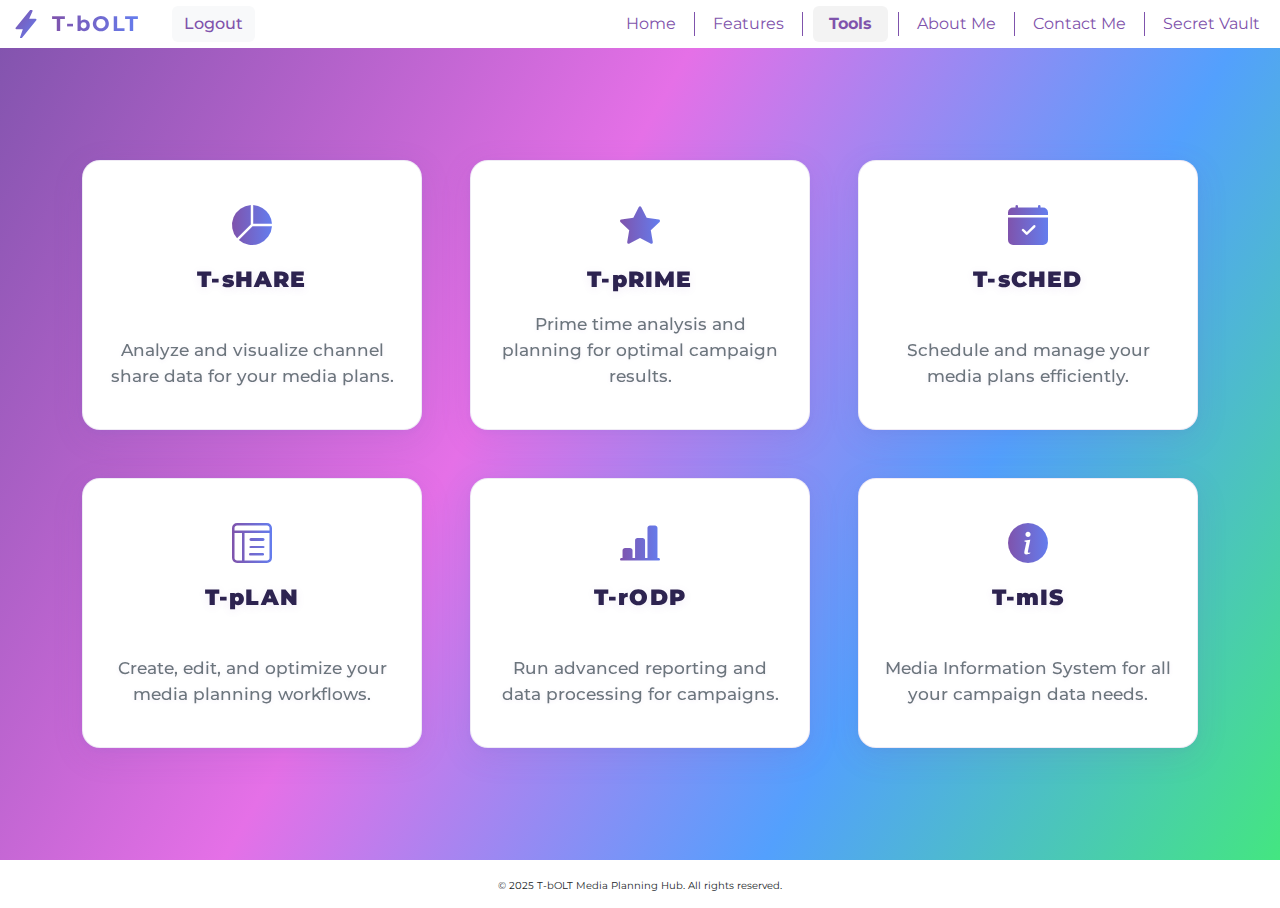
<file: tools.html>
<!DOCTYPE html>
<html lang="en">
<head>
  <meta charset="UTF-8">
  <meta name="viewport" content="width=device-width, initial-scale=1.0">
  <title>T-bOLT Media Planning Hub - Tools</title>
  <link rel="stylesheet" href="https://cdn.jsdelivr.net/npm/bootstrap@5.3.0/dist/css/bootstrap.min.css">
  <link href="https://fonts.googleapis.com/css2?family=Montserrat:wght@400;500;700&display=swap" rel="stylesheet">
  <link rel="stylesheet" href="css/style.css">
  <link rel="stylesheet" href="https://cdn.jsdelivr.net/npm/bootstrap-icons@1.10.5/font/bootstrap-icons.css">
  <style>
    body {
      background: linear-gradient(120deg, #7f53ac 0%, #e570e7 40%, #53a0fd 70%, #43e97b 100%),
                  url('https://www.toptal.com/designers/subtlepatterns/patterns/memphis-mini.png');
      background-size: cover, auto;
      background-repeat: no-repeat, repeat;
      background-attachment: fixed;
      min-height: 100vh;
    }
    .glass-card, .tool-card {
      background: #fff;
      border-radius: 18px;
      box-shadow: 0 8px 32px 0 rgba(127,83,172,0.12), 0 1.5px 6px 0 rgba(100,125,222,0.08);
      backdrop-filter: blur(8px);
      border: 1.5px solid rgba(127,83,172,0.12);
      transition: transform 0.18s cubic-bezier(.4,2,.3,1), box-shadow 0.18s;
      padding: 2.2rem 1.5rem 1.5rem 1.5rem;
      position: relative;
      min-height: 270px;
      height: 100%;
      width: 100%;
      max-width: 420px;
      margin-left: auto;
      margin-right: auto;
      display: flex;
      flex-direction: column;
      align-items: stretch;
      justify-content: flex-start;
    }
    .glass-card:hover, .tool-card:hover {
      transform: translateY(-6px) scale(1.03);
      box-shadow: 0 16px 40px 0 rgba(127,83,172,0.18), 0 3px 12px 0 rgba(100,125,222,0.12);
      border-color: #7f53ac33;
    }
    .tool-icon {
      font-size: 2.5rem;
      background: linear-gradient(90deg, #7f53ac 0%, #647dee 100%);
      -webkit-background-clip: text;
      background-clip: text;
      color: transparent;
      -webkit-text-fill-color: transparent;
      display: flex;
      align-items: center;
      justify-content: center;
      margin-bottom: 0.5rem;
      text-align: center;
    }
    .card-title {
      font-size: 1.38rem;
      font-weight: 900;
      letter-spacing: 1.2px;
      color: #2d2350;
      text-shadow: 0 2px 8px rgba(127,83,172,0.10);
      display: flex;
      align-items: center;
      justify-content: center;
      text-align: center;
      margin-bottom: 0.7rem;
    }
    .tool-desc {
      font-size: 1.09rem;
      color: #3a2e5c;
      font-weight: 500;
      margin-bottom: 1.2rem;
      display: block;
      text-align: center;
      text-shadow: 0 1px 4px rgba(127,83,172,0.09);
    }
    @media (max-width: 767px) {
      .glass-card, .tool-card {
        min-height: 220px;
        padding: 1.5rem 1rem 1rem 1rem;
      }
      .tool-icon {
        font-size: 2rem;
      }
    }
  </style>
</head>
<body style="font-family: 'Montserrat', sans-serif; min-height:100vh;">
  <nav class="navbar navbar-expand-lg navbar-dark" style="background: #fff; height:48px; z-index:1040;">
    <div class="container-fluid">
      <a class="navbar-brand d-flex align-items-center gap-2 brand-gradient-hover" href="index.html">
        <svg id="logoSVG" xmlns="http://www.w3.org/2000/svg" width="28" height="28" style="vertical-align:middle; margin-right:4px;" viewBox="0 0 16 16">
          <defs>
            <linearGradient id="logoGradientPurple" x1="0" y1="0" x2="1" y2="1">
              <stop offset="0%" stop-color="#7f53ac"/>
              <stop offset="100%" stop-color="#647dee"/>
            </linearGradient>
            <linearGradient id="logoGradientYellow" x1="0" y1="0" x2="1" y2="1">
              <stop offset="0%" stop-color="#ffe259"/>
              <stop offset="100%" stop-color="#ffa751"/>
            </linearGradient>
          </defs>
          <path id="logoPath" d="M11.251 0a.5.5 0 0 1 .471.669L9.825 5H13.5a.5.5 0 0 1 .39.812l-8.5 10.5c-.345.426-.985-.021-.81-.53L6.175 11H2.5a.5.5 0 0 1-.39-.812l8.5-10.5A.5.5 0 0 1 11.251 0z" fill="url(#logoGradientPurple)"/>
        </svg>
        <span class="fw-bold brand-gradient-text" style="font-size:1.3rem; letter-spacing:2px; background: linear-gradient(90deg, #7f53ac 0%, #647dee 100%); -webkit-background-clip: text; background-clip: text; color: transparent; -webkit-text-fill-color: transparent; display: inline-block;">T-bOLT</span>
      </a>
      <button class="btn btn-light ms-3" id="logoutBtn" style="font-weight:500; border:none; border-radius:6px; color:#7f53ac !important;">Logout</button>
      <button class="navbar-toggler" type="button" data-bs-toggle="collapse" data-bs-target="#navbarNav" aria-controls="navbarNav" aria-expanded="false" aria-label="Toggle navigation">
        <span class="navbar-toggler-icon"></span>
      </button>
      <div class="collapse navbar-collapse" id="navbarNav">
        <ul class="navbar-nav ms-auto align-items-center">
          <li class="nav-item"><a class="nav-link" href="index.html" style="color:#7f53ac; font-weight:400;">Home</a></li>
          <li style="height:32px; display:flex; align-items:center;"><span style="border-left:1.5px solid #7f53ac; height:24px; margin:0 10px;"></span></li>
          <li class="nav-item"><a class="nav-link" href="features.html" style="color:#7f53ac; font-weight:400;">Features</a></li>
          <li style="height:32px; display:flex; align-items:center;"><span style="border-left:1.5px solid #7f53ac; height:24px; margin:0 10px;"></span></li>
          <li class="nav-item"><a class="nav-link active" href="tools.html" style="background:#f3f3f3; color:#7f53ac; font-weight:700; border-radius:6px; padding:6px 16px;">Tools</a></li>
          <li style="height:32px; display:flex; align-items:center;"><span style="border-left:1.5px solid #7f53ac; height:24px; margin:0 10px;"></span></li>
          <li class="nav-item"><a class="nav-link" href="about.html" style="color:#7f53ac; font-weight:400;">About Me</a></li>
          <li style="height:32px; display:flex; align-items:center;"><span style="border-left:1.5px solid #7f53ac; height:24px; margin:0 10px;"></span></li>
          <li class="nav-item"><a class="nav-link" href="contact.html" style="color:#7f53ac; font-weight:400;">Contact Me</a></li>
          <li style="height:32px; display:flex; align-items:center;"><span style="border-left:1.5px solid #7f53ac; height:24px; margin:0 10px;"></span></li>
          <li class="nav-item"><a class="nav-link" href="vault.html" style="color:#7f53ac; font-weight:400;">Secret Vault</a></li>
        </ul>
      </div>
    </div>
  </nav>
  <main class="main-content" style="padding-top:64px; padding-bottom:64px; margin:0;">
    <div class="container py-5">
      <div class="row row-cols-1 row-cols-md-2 row-cols-lg-3 g-5">
        <!-- Tool Card: T-sHARE -->
        <div class="col d-flex align-items-stretch">
          <div class="tool-card glass-card w-100 d-flex flex-column justify-content-between text-decoration-none" style="cursor:pointer;" onclick="window.location.href='T-sHARE.html'">
            <div class="d-flex flex-column align-items-center justify-content-center" style="gap:0.2rem; margin-bottom:0.5rem;">
              <div class="tool-icon mb-2"><i class="bi bi-pie-chart-fill"></i></div>
              <h5 class="card-title mb-2">T-sHARE</h5>
            </div>
            <p class="tool-desc mb-3 text-secondary">Analyze and visualize channel share data for your media plans.</p>
          </div>
        </div>
        <!-- Tool Card: T-pRIME -->
        <div class="col d-flex align-items-stretch">
          <div class="tool-card glass-card w-100 d-flex flex-column justify-content-between text-decoration-none" style="cursor:pointer;" onclick="window.location.href='T-pRIME.html'">
            <div class="d-flex flex-column align-items-center justify-content-center" style="gap:0.2rem; margin-bottom:0.5rem;">
              <div class="tool-icon mb-2"><i class="bi bi-star-fill"></i></div>
              <h5 class="card-title mb-2">T-pRIME</h5>
            </div>
            <p class="tool-desc mb-3 text-secondary">Prime time analysis and planning for optimal campaign results.</p>
          </div>
        </div>
        <!-- Tool Card: T-sCHED -->
        <div class="col d-flex align-items-stretch">
          <div class="tool-card glass-card w-100 d-flex flex-column justify-content-between text-decoration-none" style="cursor:pointer;" onclick="window.location.href='T-sCHED.html'">
            <div class="d-flex flex-column align-items-center justify-content-center" style="gap:0.2rem; margin-bottom:0.5rem;">
              <div class="tool-icon mb-2"><i class="bi bi-calendar-check-fill"></i></div>
              <h5 class="card-title mb-2">T-sCHED</h5>
            </div>
            <p class="tool-desc mb-3 text-secondary">Schedule and manage your media plans efficiently.</p>
          </div>
        </div>
        <!-- Tool Card: T-pLAN -->
        <div class="col d-flex align-items-stretch">
          <div class="tool-card glass-card w-100 d-flex flex-column justify-content-between text-decoration-none" style="cursor:pointer;" onclick="window.location.href='T-pLAN.html'">
            <div class="d-flex flex-column align-items-center justify-content-center" style="gap:0.2rem; margin-bottom:0.5rem;">
              <div class="tool-icon mb-2"><i class="bi bi-layout-text-window-reverse"></i></div>
              <h5 class="card-title mb-2">T-pLAN</h5>
            </div>
            <p class="tool-desc mb-3 text-secondary">Create, edit, and optimize your media planning workflows.</p>
          </div>
        </div>
        <!-- Tool Card: T-rODP -->
        <div class="col d-flex align-items-stretch">
          <div class="tool-card glass-card w-100 d-flex flex-column justify-content-between text-decoration-none" style="cursor:pointer;" onclick="window.location.href='T-rODP.html'">
            <div class="d-flex flex-column align-items-center justify-content-center" style="gap:0.2rem; margin-bottom:0.5rem;">
              <div class="tool-icon mb-2"><i class="bi bi-bar-chart-line-fill"></i></div>
              <h5 class="card-title mb-2">T-rODP</h5>
            </div>
            <p class="tool-desc mb-3 text-secondary">Run advanced reporting and data processing for campaigns.</p>
          </div>
        </div>
        <!-- Tool Card: T-mIS -->
        <div class="col d-flex align-items-stretch">
          <div class="tool-card glass-card w-100 d-flex flex-column justify-content-between text-decoration-none" style="cursor:pointer;" onclick="window.location.href='T-mIS.html'">
            <div class="d-flex flex-column align-items-center justify-content-center" style="gap:0.2rem; margin-bottom:0.5rem;">
              <div class="tool-icon mb-2"><i class="bi bi-info-circle-fill"></i></div>
              <h5 class="card-title mb-2">T-mIS</h5>
            </div>
            <p class="tool-desc mb-3 text-secondary">Media Information System for all your campaign data needs.</p>
          </div>
        </div>
      </div>
    </div>
  </main>
  <footer class="text-white text-center" style="background: #fff; width:100%; height:48px; display:flex; align-items:center; left: 0; bottom: 0; z-index:1040;">
    <div class="container-fluid">
      <span class="footer-text text-dark" style="font-size:10px; padding-top:2px; display:inline-block;">&copy; 2025 T-bOLT Media Planning Hub. All rights reserved.</span>
    </div>
  </footer>
  <script src="https://cdn.jsdelivr.net/npm/bootstrap@5.3.0/dist/js/bootstrap.bundle.min.js"></script>
  <script>
    // Brand logo gradient hover effect (only logo changes)
    document.addEventListener('DOMContentLoaded', function() {
      var brand = document.querySelector('.brand-gradient-hover');
      var logoPath = document.getElementById('logoPath');
      brand.addEventListener('mouseenter', function() {
        logoPath.setAttribute('fill', 'url(#logoGradientYellow)');
      });
      brand.addEventListener('mouseleave', function() {
        logoPath.setAttribute('fill', 'url(#logoGradientPurple)');
      });
    });
    document.getElementById('logoutBtn').onclick = function() {
      window.location.href = 'login.html';
    };
  </script>
</body>
</html>
</file>
<file: css/style.css>
/* Custom styles for T-bOLT Media Planning Hub */
body {
  font-family: 'Segoe UI', Arial, sans-serif;
}
.navbar-brand {
  font-weight: bold;
  letter-spacing: 2px;
}
header {
  background: linear-gradient(90deg, #007bff 0%, #00c6ff 100%);
  color: #fff;
}
footer {
  background: #007bff;
  color: #fff;
}
</file>
